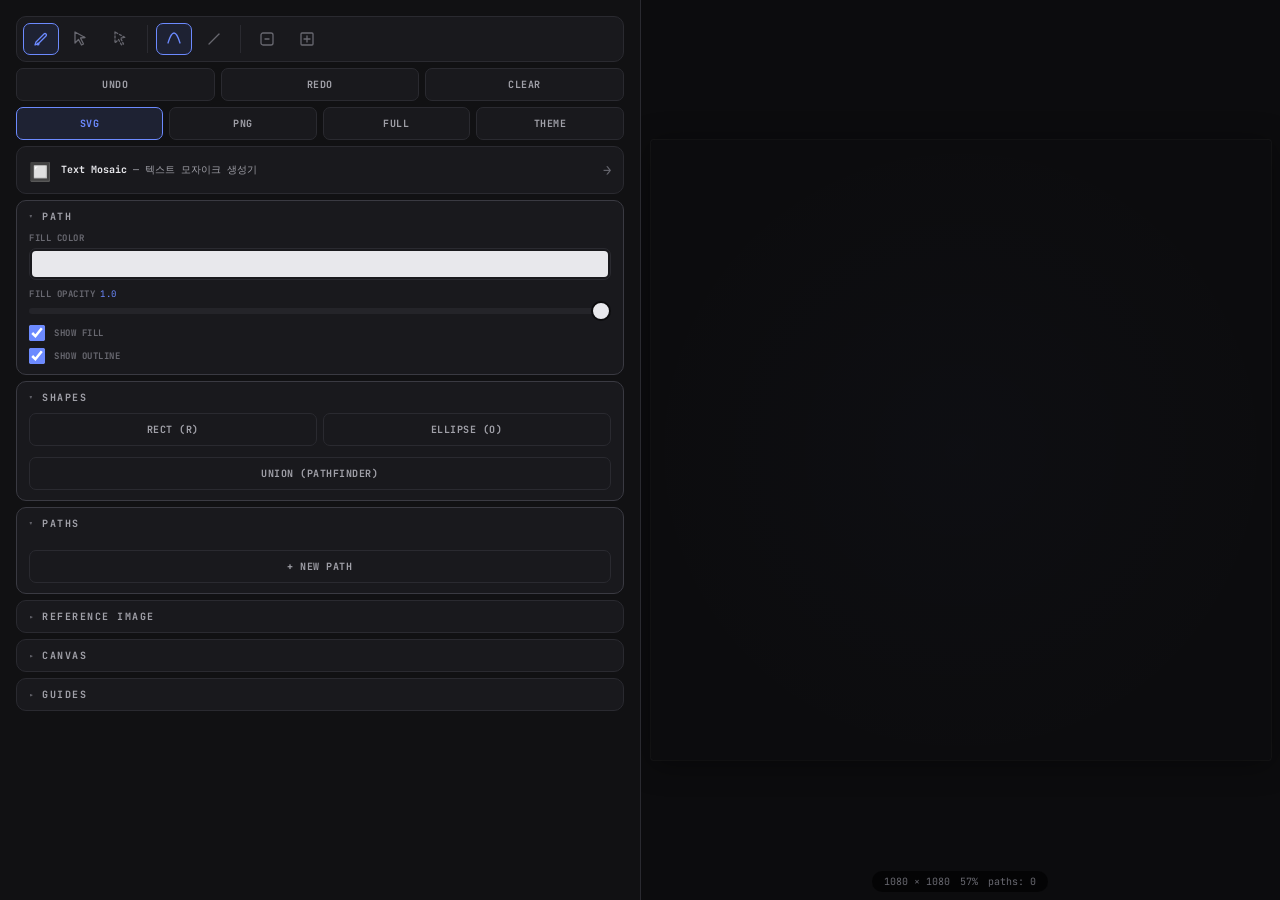
<file: lettering/index.html>
<!DOCTYPE html>
<html lang="ko">
<head>
    <meta charset="UTF-8">
    <meta name="viewport" content="width=device-width, initial-scale=1.0, maximum-scale=1.0, user-scalable=no">
    <title>Lettering Tool</title>
    <meta name="description" content="펜 툴 기반 레터링 도구 — 앵커 배치, 베지어 핸들 편집, SVG 내보내기">
    <meta name="theme-color" content="#111113">
    <link rel="icon" href="data:image/svg+xml,<svg xmlns='http://www.w3.org/2000/svg' viewBox='0 0 100 100'><text y='.9em' font-size='90'>✍</text></svg>">
    <link rel="preconnect" href="https://fonts.googleapis.com">
    <link rel="preconnect" href="https://fonts.gstatic.com" crossorigin>
    <link href="https://fonts.googleapis.com/css2?family=JetBrains+Mono:wght@400;700;800&family=Noto+Sans+KR:wght@400;500;700&display=swap" rel="stylesheet">
    <link rel="stylesheet" href="style.css">
</head>
<body>
    <div id="app">
        <div id="canvas-area">
            <canvas id="drawCanvas"></canvas>
            <div id="canvas-info">
                <span id="canvasInfoText">1080 × 1080</span>
                <span id="zoomLevel">100%</span>
                <span id="pathCount">paths: 0</span>
            </div>
        </div>

        <section id="controls">
            <div class="scroll-container">

                <!-- Tool Bar -->
                <div class="tool-bar">
                    <button class="tool-btn active" data-tool="pen" title="펜 (P) — 앵커 배치">
                        <svg width="16" height="16" viewBox="0 0 16 16" fill="none"><path d="M2 14L5 13L13 5C13.6 4.4 13.6 3.6 13 3L13 3C12.4 2.4 11.6 2.4 11 3L3 11L2 14Z" stroke="currentColor" stroke-width="1.3" stroke-linecap="round" stroke-linejoin="round"/><circle cx="5" cy="13" r="1.5" fill="currentColor"/></svg>
                    </button>
                    <button class="tool-btn" data-tool="select" title="선택 (V) — 패스 전체 이동">
                        <svg width="16" height="16" viewBox="0 0 16 16" fill="none"><path d="M2 1L2 12L5.5 8.5L8.5 14L10.5 13L7.5 7L12 6.5L2 1Z" stroke="currentColor" stroke-width="1.3" stroke-linecap="round" stroke-linejoin="round"/></svg>
                    </button>
                    <button class="tool-btn" data-tool="direct" title="직접 선택 (A) — 개별 앵커/핸들 편집">
                        <svg width="16" height="16" viewBox="0 0 16 16" fill="none"><path d="M2 1L2 12L5.5 8.5L8.5 14L10.5 13L7.5 7L12 6.5L2 1Z" fill="none" stroke="currentColor" stroke-width="1.3" stroke-linecap="round" stroke-linejoin="round" stroke-dasharray="2 2"/></svg>
                    </button>
                    <div class="tool-separator"></div>
                    <button class="tool-btn active" id="curveBtn" title="곡선 모드 (C)">
                        <svg width="16" height="16" viewBox="0 0 16 16" fill="none"><path d="M2 12C2 12 5 2 8 2C11 2 14 12 14 12" stroke="currentColor" stroke-width="1.3" stroke-linecap="round"/></svg>
                    </button>
                    <button class="tool-btn" id="lineBtn" title="직선 모드 (L)">
                        <svg width="16" height="16" viewBox="0 0 16 16" fill="none"><path d="M3 13L13 3" stroke="currentColor" stroke-width="1.3" stroke-linecap="round"/></svg>
                    </button>
                    <div class="tool-separator"></div>
                    <button class="tool-btn" id="closePathBtn" title="패스 닫기 (Enter)">
                        <svg width="16" height="16" viewBox="0 0 16 16" fill="none"><rect x="2" y="2" width="12" height="12" rx="2" stroke="currentColor" stroke-width="1.3"/><path d="M6 8H10" stroke="currentColor" stroke-width="1.3" stroke-linecap="round"/></svg>
                    </button>
                    <button class="tool-btn" id="fitBtn" title="화면 맞추기 (0)">
                        <svg width="16" height="16" viewBox="0 0 16 16" fill="none"><rect x="2" y="2" width="12" height="12" rx="1" stroke="currentColor" stroke-width="1.3"/><path d="M5 8H11M8 5V11" stroke="currentColor" stroke-width="1.3" stroke-linecap="round"/></svg>
                    </button>
                </div>

                <!-- Quick Actions -->
                <div class="quick-actions">
                    <button id="undoBtn" class="btn-action">UNDO</button>
                    <button id="redoBtn" class="btn-action">REDO</button>
                    <button id="clearBtn" class="btn-action danger">CLEAR</button>
                </div>

                <div class="quick-actions">
                    <button id="exportSvgBtn" class="btn-action primary">SVG</button>
                    <button id="exportPngBtn" class="btn-action">PNG</button>
                    <button id="fullscreenBtn" class="btn-action">FULL</button>
                    <button class="btn-action" onclick="_letteringToggleTheme()" title="테마 전환">THEME</button>
                </div>

                <a href="../" class="tool-nav-link">
                    <span class="tool-nav-icon">🔲</span>
                    <span class="tool-nav-text"><strong>Text Mosaic</strong> — 텍스트 모자이크 생성기</span>
                    <span class="tool-nav-arrow">→</span>
                </a>

                <!-- PATH PROPERTIES -->
                <details class="section-collapsible" open>
                    <summary class="section-toggle"><h2>PATH</h2></summary>
                    <div class="section-body">
                        <div class="field">
                            <label>FILL COLOR</label>
                            <div class="color-input-wrap">
                                <input type="color" id="fillColor" value="#e8e8ec">
                            </div>
                        </div>
                        <div class="field">
                            <label>FILL OPACITY <span class="val" id="fillOpacityVal">1.0</span></label>
                            <input type="range" id="fillOpacity" min="0" max="100" value="100">
                        </div>
                        <div class="field">
                            <label>
                                <input type="checkbox" id="showFill" checked> SHOW FILL
                            </label>
                        </div>
                        <div class="field">
                            <label>
                                <input type="checkbox" id="showStroke" checked> SHOW OUTLINE
                            </label>
                        </div>
                    </div>
                </details>

                <!-- SHAPES -->
                <details class="section-collapsible" open>
                    <summary class="section-toggle"><h2>SHAPES</h2></summary>
                    <div class="section-body">
                        <div class="quick-actions">
                            <button class="btn-action" onclick="_letteringAddRect()">RECT (R)</button>
                            <button class="btn-action" onclick="_letteringAddEllipse()">ELLIPSE (O)</button>
                        </div>
                        <button class="btn-action" onclick="_letteringUnion()" style="margin-top:4px">UNION (PATHFINDER)</button>
                    </div>
                </details>

                <!-- PATHS LIST -->
                <details class="section-collapsible" open>
                    <summary class="section-toggle"><h2>PATHS</h2></summary>
                    <div class="section-body">
                        <div id="pathList" class="path-list"></div>
                        <button id="newPathBtn" class="btn-action" style="margin-top:4px">+ NEW PATH</button>
                    </div>
                </details>

                <!-- REFERENCE IMAGE -->
                <details class="section-collapsible">
                    <summary class="section-toggle"><h2>REFERENCE IMAGE</h2></summary>
                    <div class="section-body">
                        <label for="refImageInput" class="btn-action upload-btn" tabindex="0" role="button">LOAD REFERENCE</label>
                        <input type="file" id="refImageInput" accept="image/*" style="display:none">
                        <div class="field">
                            <label>OPACITY <span class="val" id="refOpacityVal">0.30</span></label>
                            <input type="range" id="refOpacity" min="0" max="100" value="30">
                        </div>
                        <button id="removeRefBtn" class="btn-action danger">REMOVE</button>
                    </div>
                </details>

                <!-- CANVAS SETTINGS -->
                <details class="section-collapsible">
                    <summary class="section-toggle"><h2>CANVAS</h2></summary>
                    <div class="section-body">
                        <div class="preset-grid" style="margin-bottom:6px">
                            <button class="size-preset-btn" data-w="1080" data-h="1080">1080²</button>
                            <button class="size-preset-btn" data-w="1000" data-h="1000">1000²</button>
                            <button class="size-preset-btn" data-w="1080" data-h="1920">1080×1920</button>
                            <button class="size-preset-btn" data-w="2048" data-h="2048">2048²</button>
                        </div>
                        <div class="row-2">
                            <div class="field">
                                <label>WIDTH</label>
                                <input type="number" id="canvasW" value="1080" min="100" max="4096">
                            </div>
                            <div class="field">
                                <label>HEIGHT</label>
                                <input type="number" id="canvasH" value="1080" min="100" max="4096">
                            </div>
                        </div>
                        <div class="field">
                            <label>BG COLOR</label>
                            <div class="color-input-wrap">
                                <input type="color" id="bgColor" value="#0c0c0e">
                            </div>
                        </div>
                        <button id="resizeBtn" class="btn-action" style="margin-top:4px">APPLY SIZE</button>
                    </div>
                </details>

                <!-- GUIDES -->
                <details class="section-collapsible">
                    <summary class="section-toggle"><h2>GUIDES</h2></summary>
                    <div class="section-body">
                        <div class="field">
                            <label><input type="checkbox" id="showGrid"> GRID</label>
                        </div>
                        <div class="field">
                            <label>GRID SIZE <span class="val" id="gridSizeVal">50</span></label>
                            <input type="range" id="gridSize" min="10" max="200" value="50">
                        </div>
                        <div class="field">
                            <label><input type="checkbox" id="snapGrid"> SNAP TO GRID</label>
                        </div>
                    </div>
                </details>

            </div>
        </section>
    </div>

    <!-- Fullscreen overlay -->
    <div id="fullscreen-view" class="hidden">
        <canvas id="fullscreenCanvas"></canvas>
        <button id="closeFullscreen" class="close-btn" aria-label="닫기">
            <svg width="18" height="18" viewBox="0 0 18 18" fill="none"><path d="M1 1L17 17M17 1L1 17" stroke="currentColor" stroke-width="2" stroke-linecap="round"/></svg>
        </button>
    </div>

    <script src="sketch.js"></script>
</body>
</html>
</file>
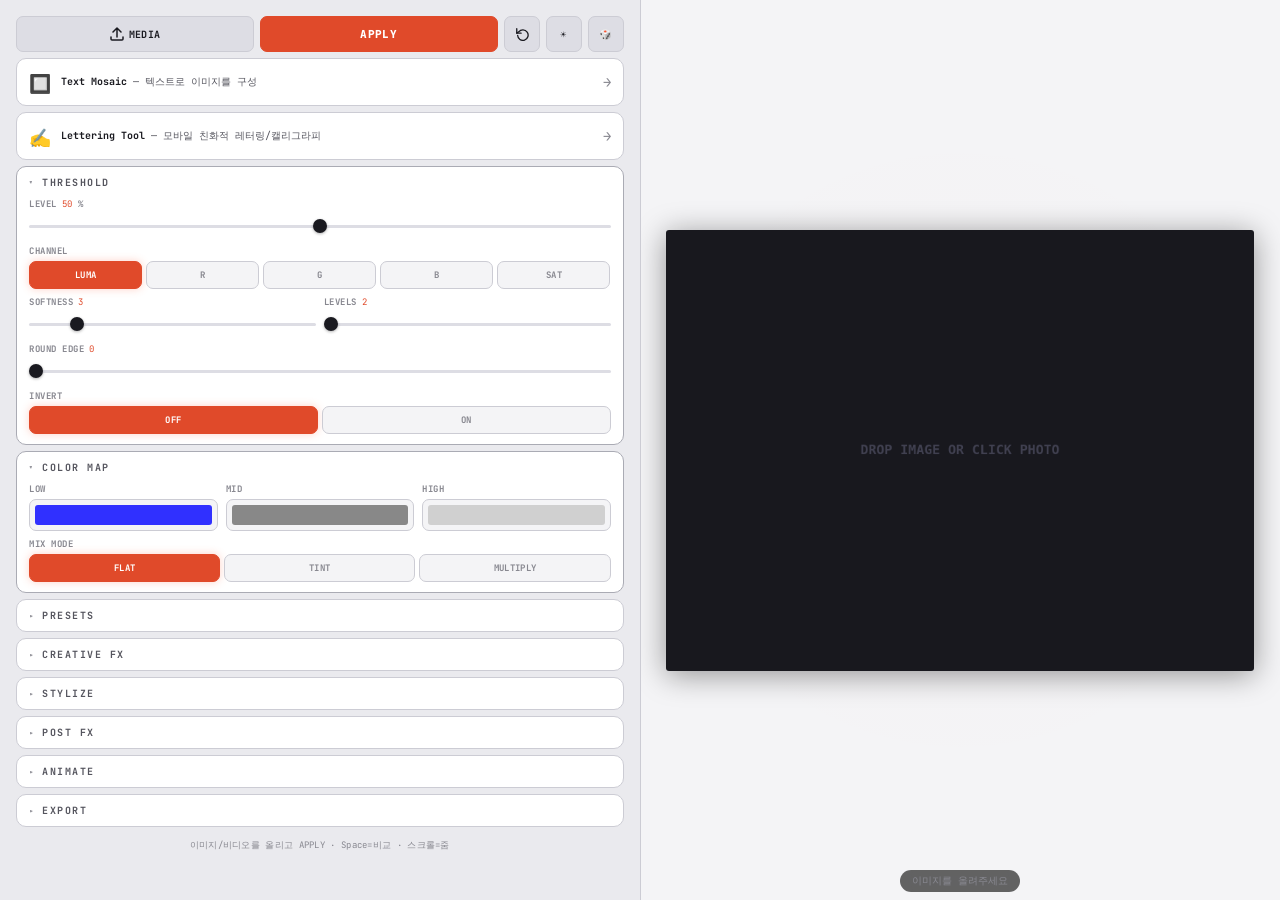
<file: warp/index.html>
<!DOCTYPE html>
<html lang="ko">
<head>
    <meta charset="UTF-8">
    <meta name="viewport" content="width=device-width, initial-scale=1.0, maximum-scale=1.0, user-scalable=no">
    <title>Image Distort</title>
    <meta name="description" content="이미지 색상 분리/포스터라이즈 도구 — Threshold, Duotone, Posterize, Grain">
    <meta name="theme-color" content="#0a0a0c">
    <link rel="icon" href="data:image/svg+xml,<svg xmlns='http://www.w3.org/2000/svg' viewBox='0 0 100 100'><text y='.9em' font-size='90'>🌀</text></svg>">
    <link rel="preconnect" href="https://fonts.googleapis.com">
    <link rel="preconnect" href="https://fonts.gstatic.com" crossorigin>
    <link href="https://fonts.googleapis.com/css2?family=JetBrains+Mono:wght@400;700;800&family=Noto+Sans+KR:wght@400;500;700&display=swap" rel="stylesheet">
    <link rel="stylesheet" href="style.css">
</head>
<body>
    <div id="app">
        <div id="canvas-area">
            <div id="canvas-container"></div>
            <div id="canvas-info">
                <span id="canvasInfoText">이미지를 올려주세요</span>
            </div>
        </div>

        <section id="controls">
            <div class="scroll-container">

                <!-- Quick Actions -->
                <div class="quick-actions">
                    <label for="imageInput" class="btn-action upload-btn" tabindex="0" role="button">
                        <svg width="14" height="14" viewBox="0 0 14 14" fill="none"><path d="M7 1V10M3 5L7 1L11 5" stroke="currentColor" stroke-width="1.5" stroke-linecap="round" stroke-linejoin="round"/><path d="M1 10V12C1 12.5523 1.44772 13 2 13H12C12.5523 13 13 12.5523 13 12V10" stroke="currentColor" stroke-width="1.5" stroke-linecap="round"/></svg>
                        MEDIA
                    </label>
                    <input type="file" id="imageInput" accept="image/png,image/jpeg,image/webp,image/gif,video/mp4,video/webm,video/quicktime,video/avi">
                    <button id="applyBtn" class="btn-action primary">APPLY</button>
                    <button id="resetViewBtn" class="btn-action" title="뷰 리셋" style="flex:0 0 36px; padding:8px 0">
                        <svg width="14" height="14" viewBox="0 0 16 16" fill="none"><path d="M2 2v5h5" stroke="currentColor" stroke-width="1.5" stroke-linecap="round" stroke-linejoin="round"/><path d="M3 9.5a6 6 0 1 0 1.3-4L2 7" stroke="currentColor" stroke-width="1.5" stroke-linecap="round" stroke-linejoin="round"/></svg>
                    </button>
                    <button id="themeToggle" class="btn-action" title="테마 전환" style="flex:0 0 36px; padding:8px 0">
                        <span id="themeIcon">☀</span>
                    </button>
                    <button id="randomizeBtn" class="btn-action" title="랜덤" style="flex:0 0 36px; padding:8px 0">
                        🎲
                    </button>
                </div>

                <!-- Video Controls (hidden until video loaded) -->
                <div id="videoControls" class="section-collapsible" style="display:none; padding:10px 12px;">
                    <div class="quick-actions" style="margin-bottom:6px">
                        <button id="videoPlayBtn" class="btn-action" style="flex:0 0 40px; font-size:14px; padding:8px 0">▶</button>
                        <div class="field" style="flex:1; margin:0">
                            <input type="range" id="videoSeek" min="0" max="100" value="0" step="0.1">
                        </div>
                    </div>
                    <div style="display:flex; align-items:center; justify-content:space-between">
                        <span id="videoTimeVal" style="font-family:var(--font-mono); font-size:9px; color:var(--text-3)">0:00 / 0:00</span>
                        <button id="exportVideoBtn" class="btn-action" style="flex:0; padding:6px 12px; font-size:9px">🎬 EXPORT VIDEO</button>
                    </div>
                </div>

                <a href="../" class="tool-nav-link">
                    <span class="tool-nav-icon">🔲</span>
                    <span class="tool-nav-text"><strong>Text Mosaic</strong> — 텍스트로 이미지를 구성</span>
                    <span class="tool-nav-arrow">→</span>
                </a>

                <a href="../lettering/" class="tool-nav-link">
                    <span class="tool-nav-icon">✍</span>
                    <span class="tool-nav-text"><strong>Lettering Tool</strong> — 모바일 친화적 레터링/캘리그라피</span>
                    <span class="tool-nav-arrow">→</span>
                </a>

                <!-- THRESHOLD -->
                <details class="section-collapsible" open>
                    <summary class="section-toggle"><h2>THRESHOLD</h2></summary>
                    <div class="section-body">
                        <div class="field">
                            <label for="threshold">LEVEL <span class="val" id="thresholdVal">50</span>%</label>
                            <input type="range" id="threshold" min="0" max="100" value="50">
                        </div>
                        <div class="field">
                            <label>CHANNEL</label>
                            <div class="toggle-group">
                                <button class="toggle-btn channel-btn active" data-channel="luma">LUMA</button>
                                <button class="toggle-btn channel-btn" data-channel="r">R</button>
                                <button class="toggle-btn channel-btn" data-channel="g">G</button>
                                <button class="toggle-btn channel-btn" data-channel="b">B</button>
                                <button class="toggle-btn channel-btn" data-channel="saturation">SAT</button>
                            </div>
                        </div>
                        <div class="row-2">
                            <div class="field">
                                <label for="preBlur">SOFTNESS <span class="val" id="preBlurVal">3</span></label>
                                <input type="range" id="preBlur" min="0" max="20" value="3">
                            </div>
                            <div class="field">
                                <label for="levels">LEVELS <span class="val" id="levelsVal">2</span></label>
                                <input type="range" id="levels" min="2" max="8" value="2">
                            </div>
                        </div>
                        <div class="field">
                            <label for="edgeSmooth">ROUND EDGE <span class="val" id="edgeSmoothVal">0</span></label>
                            <input type="range" id="edgeSmooth" min="0" max="20" value="0">
                        </div>
                        <div class="field">
                            <label>INVERT</label>
                            <div class="toggle-group">
                                <button class="toggle-btn invert-btn active" data-invert="false">OFF</button>
                                <button class="toggle-btn invert-btn" data-invert="true">ON</button>
                            </div>
                        </div>
                    </div>
                </details>

                <!-- COLOR MAP -->
                <details class="section-collapsible" open>
                    <summary class="section-toggle"><h2>COLOR MAP</h2></summary>
                    <div class="section-body">
                        <div class="row-3">
                            <div class="field">
                                <label for="colorLow">LOW</label>
                                <input type="color" id="colorLow" value="#3030ff">
                            </div>
                            <div class="field">
                                <label for="colorMid">MID</label>
                                <input type="color" id="colorMid" value="#888888">
                            </div>
                            <div class="field">
                                <label for="colorHigh">HIGH</label>
                                <input type="color" id="colorHigh" value="#d0d0d0">
                            </div>
                        </div>
                        <div class="field">
                            <label>MIX MODE</label>
                            <div class="toggle-group">
                                <button class="toggle-btn mix-btn active" data-mix="flat">FLAT</button>
                                <button class="toggle-btn mix-btn" data-mix="tint">TINT</button>
                                <button class="toggle-btn mix-btn" data-mix="multiply">MULTIPLY</button>
                            </div>
                        </div>
                    </div>
                </details>

                <!-- PRESETS -->
                <details class="section-collapsible">
                    <summary class="section-toggle"><h2>PRESETS</h2></summary>
                    <div class="section-body">
                        <div class="toggle-group">
                            <button class="toggle-btn preset-btn" data-preset="blueprint">BLUEPRINT</button>
                            <button class="toggle-btn preset-btn" data-preset="noir">NOIR</button>
                            <button class="toggle-btn preset-btn" data-preset="thermal">THERMAL</button>
                            <button class="toggle-btn preset-btn" data-preset="pop-art">POP ART</button>
                        </div>
                        <div class="toggle-group">
                            <button class="toggle-btn preset-btn" data-preset="xray">X-RAY</button>
                            <button class="toggle-btn preset-btn" data-preset="solarize">SOLARIZE</button>
                            <button class="toggle-btn preset-btn" data-preset="duotone-warm">DUOTONE</button>
                            <button class="toggle-btn preset-btn" data-preset="retro-screen">RETRO</button>
                        </div>
                    </div>
                </details>

                <!-- CREATIVE FX -->
                <details class="section-collapsible">
                    <summary class="section-toggle"><h2>CREATIVE FX</h2></summary>
                    <div class="section-body">
                        <div class="row-2">
                            <div class="field">
                                <label for="halftone">HALFTONE <span class="val" id="halftoneVal">0</span></label>
                                <input type="range" id="halftone" min="0" max="20" value="0">
                            </div>
                            <div class="field">
                                <label for="halftoneAngle">ANGLE <span class="val" id="halftoneAngleVal">0</span>°</label>
                                <input type="range" id="halftoneAngle" min="0" max="90" value="0">
                            </div>
                        </div>
                        <div class="row-2">
                            <div class="field">
                                <label for="scanline">SCANLINE <span class="val" id="scanlineVal">0</span>%</label>
                                <input type="range" id="scanline" min="0" max="100" value="0">
                            </div>
                            <div class="field">
                                <label for="scanlineGap">LINE GAP <span class="val" id="scanlineGapVal">3</span></label>
                                <input type="range" id="scanlineGap" min="2" max="10" value="3">
                            </div>
                        </div>
                        <div class="field">
                            <label for="chromatic">RGB SPLIT <span class="val" id="chromaticVal">0</span>px</label>
                            <input type="range" id="chromatic" min="0" max="30" value="0">
                        </div>
                        <div class="field">
                            <label>DITHER</label>
                            <div class="toggle-group">
                                <button class="toggle-btn dither-btn active" data-dither="none">OFF</button>
                                <button class="toggle-btn dither-btn" data-dither="ordered">ORDERED</button>
                                <button class="toggle-btn dither-btn" data-dither="atkinson">ATKINSON</button>
                            </div>
                        </div>
                    </div>
                </details>

                <!-- STYLIZE -->
                <details class="section-collapsible">
                    <summary class="section-toggle"><h2>STYLIZE</h2></summary>
                    <div class="section-body">
                        <div class="row-2">
                            <div class="field">
                                <label for="edgeDetect">CONTOUR <span class="val" id="edgeDetectVal">0</span>%</label>
                                <input type="range" id="edgeDetect" min="0" max="100" value="0">
                            </div>
                            <div class="field">
                                <label for="edgeColor">OUTLINE</label>
                                <input type="color" id="edgeColor" value="#00ffaa">
                            </div>
                        </div>
                        <div class="row-2">
                            <div class="field">
                                <label for="emboss">EMBOSS <span class="val" id="embossVal">0</span>%</label>
                                <input type="range" id="emboss" min="0" max="100" value="0">
                            </div>
                            <div class="field">
                                <label for="pixelate">PIXELATE <span class="val" id="pixelateVal">0</span></label>
                                <input type="range" id="pixelate" min="0" max="40" value="0">
                            </div>
                        </div>
                        <div class="field">
                            <label for="vignette">VIGNETTE <span class="val" id="vignetteVal">0</span>%</label>
                            <input type="range" id="vignette" min="0" max="100" value="0">
                        </div>
                        <div class="field">
                            <label>INVERT</label>
                            <div class="toggle-group">
                                <button class="toggle-btn cinvert-btn active" data-cinvert="none">OFF</button>
                                <button class="toggle-btn cinvert-btn" data-cinvert="full">ALL</button>
                                <button class="toggle-btn cinvert-btn" data-cinvert="r">R</button>
                                <button class="toggle-btn cinvert-btn" data-cinvert="g">G</button>
                                <button class="toggle-btn cinvert-btn" data-cinvert="b">B</button>
                            </div>
                        </div>
                    </div>
                </details>

                <!-- POST FX -->
                <details class="section-collapsible">
                    <summary class="section-toggle"><h2>POST FX</h2></summary>
                    <div class="section-body">
                        <div class="row-2">
                            <div class="field">
                                <label for="brightness">BRIGHT <span class="val" id="brightnessVal">0</span></label>
                                <input type="range" id="brightness" min="-100" max="100" value="0">
                            </div>
                            <div class="field">
                                <label for="contrast">CONTRAST <span class="val" id="contrastVal">0</span></label>
                                <input type="range" id="contrast" min="-100" max="100" value="0">
                            </div>
                        </div>
                        <div class="row-2">
                            <div class="field">
                                <label for="saturation">SATURATE <span class="val" id="saturationVal">30</span></label>
                                <input type="range" id="saturation" min="-100" max="100" value="30">
                            </div>
                            <div class="field">
                                <label for="grain">GRAIN <span class="val" id="grainVal">5</span>%</label>
                                <input type="range" id="grain" min="0" max="100" value="5">
                            </div>
                        </div>
                        <div class="row-2">
                            <div class="field">
                                <label for="edgeGlow">BLOOM <span class="val" id="edgeGlowVal">15</span>%</label>
                                <input type="range" id="edgeGlow" min="0" max="100" value="15">
                            </div>
                            <div class="field">
                                <label for="bloomRadius">BLOOM SIZE <span class="val" id="bloomRadiusVal">8</span></label>
                                <input type="range" id="bloomRadius" min="1" max="30" value="8">
                            </div>
                        </div>
                        <div class="field">
                            <label for="edgeNoise">EDGE NOISE <span class="val" id="edgeNoiseVal">20</span>%</label>
                            <input type="range" id="edgeNoise" min="0" max="100" value="20">
                        </div>
                    </div>
                </details>

                <!-- ANIMATE -->
                <details class="section-collapsible">
                    <summary class="section-toggle"><h2>ANIMATE</h2></summary>
                    <div class="section-body">
                        <div class="toggle-group">
                            <button class="toggle-btn anim-btn active" data-anim="none">OFF</button>
                            <button class="toggle-btn anim-btn" data-anim="breathe">BREATHE</button>
                            <button class="toggle-btn anim-btn" data-anim="evolve">EVOLVE</button>
                            <button class="toggle-btn anim-btn" data-anim="glitch">GLITCH</button>
                        </div>
                        <div class="field">
                            <label for="animSpeed">SPEED <span class="val" id="animSpeedVal">1.0</span>x</label>
                            <input type="range" id="animSpeed" min="0.1" max="5" value="1" step="0.1">
                        </div>
                    </div>
                </details>

                <!-- EXPORT -->
                <details class="section-collapsible">
                    <summary class="section-toggle"><h2>EXPORT</h2></summary>
                    <div class="section-body">
                        <div class="field">
                            <label>RESOLUTION</label>
                            <div id="exportInfo" class="export-info">이미지를 먼저 올려주세요</div>
                        </div>
                        <div class="field">
                            <label>SCALE</label>
                            <div class="toggle-group">
                                <button class="toggle-btn scale-btn active" data-scale="1">1x</button>
                                <button class="toggle-btn scale-btn" data-scale="2">2x</button>
                                <button class="toggle-btn scale-btn" data-scale="4">4x</button>
                            </div>
                        </div>
                        <div class="row-2">
                            <button id="savePngBtn" class="btn-action">PNG</button>
                            <button id="clipboardBtn" class="btn-action">📋 COPY</button>
                        </div>
                        <div class="row-2">
                            <button id="saveWebmBtn" class="btn-action">🎬 WEBM</button>
                            <button id="saveTransBtn" class="btn-action">TRANSPARENT</button>
                        </div>
                    </div>
                </details>

                <p id="status" class="status-msg" role="status">이미지/비디오를 올리고 APPLY · Space=비교 · 스크롤=줌</p>
                <div class="safe-bottom"></div>
            </div>
        </section>
    </div>

    <script src="sketch.js"></script>
</body>
</html>
</file>
<file: lettering/style.css>
/* ─── Reset ─── */
*, *::before, *::after {
    box-sizing: border-box;
    margin: 0;
    padding: 0;
    -webkit-tap-highlight-color: transparent;
}

:root {
    --bg-0: #0c0c0e;
    --bg-1: #111113;
    --bg-2: #19191d;
    --bg-3: #242429;
    --border: #2a2a30;
    --border-hover: #3a3a42;
    --text-1: #e8e8ec;
    --text-2: #a0a0a8;
    --text-3: #686870;
    --accent: #6c8aff;
    --accent-dim: #1e2233;
    --danger: #ff4455;
    --success: #44cc88;
    --radius: 10px;
    --radius-sm: 7px;
    --font-mono: 'JetBrains Mono', monospace;
    --font-sans: 'Noto Sans KR', -apple-system, BlinkMacSystemFont, sans-serif;
    --tr: 0.18s ease;
    --panel-w: 360px;
}

body, html {
    height: 100dvh;
    background: var(--bg-0);
    color: var(--text-1);
    font-family: var(--font-sans);
    font-size: 13px;
    overflow: hidden;
    -webkit-font-smoothing: antialiased;
}

/* ═══════════════════════════════════
   APP LAYOUT — Mobile First
   ═══════════════════════════════════ */
#app {
    height: 100dvh;
    display: flex;
    flex-direction: column;
    overflow: hidden;
}

/* ─── Canvas Area ───
   touch-action:none ONLY here so drawing works.
   The controls panel keeps default touch-action for scrolling. */
#canvas-area {
    flex: 1 1 0;
    min-height: 0;
    background: var(--bg-0);
    display: flex;
    align-items: center;
    justify-content: center;
    position: relative;
    overflow: hidden;
    touch-action: none;          /* ← drawing surface: no browser gestures */
    cursor: crosshair;
}

#canvas-area.eraser-mode { cursor: none; }
#canvas-area.select-mode { cursor: default; }
#canvas-area.panning { cursor: grab; }
#canvas-area.panning:active { cursor: grabbing; }

#drawCanvas {
    display: block;
    border-radius: 2px;
    position: absolute;
    transform-origin: 0 0;
}

/* ─── Brush Cursor ─── */
#brushCursor {
    position: absolute;
    border: 1.5px solid rgba(108,138,255,0.6);
    border-radius: 50%;
    pointer-events: none;
    z-index: 10;
    display: none;
    transform: translate(-50%, -50%);
    transition: width 0.08s, height 0.08s;
}
#canvas-area:hover #brushCursor { display: block; }
#canvas-area.select-mode #brushCursor { display: none; }

#canvas-info {
    position: absolute;
    bottom: 8px;
    left: 50%;
    transform: translateX(-50%);
    font-family: var(--font-mono);
    font-size: 10px;
    color: var(--text-3);
    background: rgba(0,0,0,0.6);
    backdrop-filter: blur(6px);
    -webkit-backdrop-filter: blur(6px);
    padding: 4px 12px;
    border-radius: 12px;
    display: flex;
    gap: 10px;
    pointer-events: none;
    white-space: nowrap;
    z-index: 5;
}

/* ─── Fullscreen View ─── */
#fullscreen-view {
    position: fixed;
    inset: 0;
    z-index: 9999;
    background: var(--bg-0);
    display: flex;
    align-items: center;
    justify-content: center;
}
#fullscreen-view.hidden { display: none; }
#fullscreenCanvas { max-width: 100%; max-height: 100%; object-fit: contain; }
.close-btn {
    position: absolute; top: 16px; right: 16px;
    width: 40px; height: 40px;
    background: rgba(0,0,0,0.6); border: 1px solid var(--border);
    color: var(--text-1); border-radius: 50%; cursor: pointer;
    display: grid; place-items: center; backdrop-filter: blur(6px);
}

/* ─── Controls Panel ───
   touch-action:auto so scrolling works on mobile! */
#controls {
    flex: 1 1 0;
    min-height: 0;
    overflow: hidden;
    background: var(--bg-1);
    display: flex;
    flex-direction: column;
    border-top: 1px solid var(--border);
    z-index: 100;
    touch-action: auto;          /* ← allow normal scroll/touch in controls */
}

.scroll-container {
    flex: 1 1 0;
    min-height: 0;
    overflow-y: auto;
    overflow-x: hidden;
    padding: 10px;
    display: flex;
    flex-direction: column;
    gap: 6px;
    scrollbar-width: thin;
    scrollbar-color: var(--bg-3) transparent;
    -webkit-overflow-scrolling: touch;
    overscroll-behavior: contain;    /* prevent pull-to-refresh */
}

.scroll-container::-webkit-scrollbar { width: 4px; }
.scroll-container::-webkit-scrollbar-track { background: transparent; }
.scroll-container::-webkit-scrollbar-thumb { background: var(--bg-3); border-radius: 2px; }

/* ─── Quick Actions ─── */
.quick-actions {
    display: flex;
    gap: 6px;
    flex-shrink: 0;
}

.btn-action {
    flex: 1;
    display: flex;
    align-items: center;
    justify-content: center;
    gap: 5px;
    padding: 9px 10px;
    background: var(--bg-2);
    border: 1px solid var(--border);
    color: var(--text-2);
    font-family: var(--font-mono);
    font-size: 10px;
    font-weight: 700;
    letter-spacing: 0.5px;
    border-radius: var(--radius-sm);
    cursor: pointer;
    transition: all var(--tr);
    white-space: nowrap;
}

.btn-action:hover { color: var(--text-1); border-color: var(--border-hover); }
.btn-action:active { transform: scale(0.97); }
.btn-action.primary { background: var(--accent-dim); color: var(--accent); border-color: var(--accent); }
.btn-action.primary:hover { background: var(--accent); color: var(--bg-0); }
.btn-action.danger:hover { color: var(--danger); border-color: var(--danger); }

/* ─── Tool Bar ─── */
.tool-bar {
    display: flex;
    gap: 4px;
    padding: 6px;
    background: var(--bg-2);
    border: 1px solid var(--border);
    border-radius: var(--radius);
    flex-shrink: 0;
}

.tool-btn {
    width: 36px; height: 32px;
    background: none;
    border: 1px solid transparent;
    color: var(--text-3);
    border-radius: var(--radius-sm);
    cursor: pointer;
    display: grid; place-items: center;
    transition: all var(--tr);
    padding: 0;
}
.tool-btn:hover { color: var(--text-1); background: var(--bg-3); }
.tool-btn.active { color: var(--accent); border-color: var(--accent); background: var(--accent-dim); }

.tool-separator {
    width: 1px; background: var(--border);
    margin: 2px 4px; flex-shrink: 0;
}

/* ─── Tool Navigation ─── */
.tool-nav-link {
    display: flex; align-items: center; gap: 10px;
    padding: 10px 12px; background: var(--bg-2);
    border: 1px solid var(--border); border-radius: var(--radius);
    text-decoration: none; color: var(--text-1);
    transition: all var(--tr); flex-shrink: 0;
}
.tool-nav-link:hover { border-color: var(--accent); background: var(--accent-dim); }
.tool-nav-icon { font-size: 18px; flex-shrink: 0; }
.tool-nav-text { flex: 1; font-family: var(--font-mono); font-size: 10px; color: var(--text-2); line-height: 1.4; }
.tool-nav-text strong { color: var(--text-1); font-weight: 700; }
.tool-nav-arrow { font-family: var(--font-mono); font-size: 14px; color: var(--text-3); flex-shrink: 0; }

/* ─── Collapsible Sections ─── */
.section-collapsible {
    background: var(--bg-2); border: 1px solid var(--border);
    border-radius: var(--radius); flex-shrink: 0;
}
.section-collapsible[open] { border-color: var(--border-hover); }

.section-toggle {
    display: flex; align-items: center; padding: 9px 12px;
    cursor: pointer; user-select: none; list-style: none; gap: 8px;
}
.section-toggle::-webkit-details-marker { display: none; }
.section-toggle::marker { content: ''; }
.section-toggle h2 {
    font-family: var(--font-mono); font-size: 10px; font-weight: 700;
    letter-spacing: 1.5px; color: var(--text-2); flex: 1;
}
.section-toggle::before {
    content: '\25B8'; font-size: 9px; color: var(--text-3);
    transition: transform var(--tr); flex-shrink: 0;
}
.section-collapsible[open] > .section-toggle::before { transform: rotate(90deg); }

.section-body {
    padding: 0 12px 10px; display: flex;
    flex-direction: column; gap: 7px;
}

/* ─── Hint text ─── */
.hint-text {
    font-size: 11px; color: var(--text-3); line-height: 1.5;
}

/* ─── Form Fields ─── */
.field {
    display: flex; flex-direction: column; gap: 4px;
    flex: 1; min-width: 0;
}
.field label {
    font-family: var(--font-mono); font-size: 9px; color: var(--text-3);
    font-weight: 700; letter-spacing: 0.5px;
    display: flex; align-items: center; gap: 5px;
}
.field label .val { color: var(--accent); font-weight: 400; }
.row-2 { display: flex; gap: 8px; align-items: flex-end; }

input[type="text"],
input[type="number"],
select {
    background: var(--bg-0); border: 1px solid var(--border);
    color: var(--text-1); padding: 8px 10px;
    border-radius: var(--radius-sm); font-size: 12px;
    font-family: var(--font-sans); width: 100%; min-width: 0;
    outline: none; transition: border-color var(--tr);
}
input:focus { border-color: var(--accent); }

/* ─── Range Slider (larger touch target) ─── */
input[type="range"] {
    -webkit-appearance: none; appearance: none;
    width: 100%; height: 6px;
    background: var(--bg-3); border-radius: 3px;
    outline: none; cursor: pointer;
    margin: 4px 0;
}
input[type="range"]::-webkit-slider-thumb {
    -webkit-appearance: none;
    width: 20px; height: 20px;
    background: var(--text-1); border-radius: 50%;
    border: 2px solid var(--bg-0); cursor: pointer;
}
input[type="range"]::-webkit-slider-thumb:hover { background: var(--accent); }
input[type="range"]::-moz-range-thumb {
    width: 20px; height: 20px;
    background: var(--text-1); border-radius: 50%;
    border: 2px solid var(--bg-0); cursor: pointer;
}

/* ─── Color Input ─── */
.color-input-wrap { position: relative; }
input[type="color"] {
    -webkit-appearance: none; appearance: none;
    width: 100%; height: 32px; background: none;
    border: 1px solid var(--border); border-radius: var(--radius-sm);
    cursor: pointer; padding: 2px;
}
input[type="color"]::-webkit-color-swatch-wrapper { padding: 0; }
input[type="color"]::-webkit-color-swatch { border: none; border-radius: 4px; }

/* ─── Checkbox ─── */
input[type="checkbox"] {
    accent-color: var(--accent); margin-right: 4px;
    cursor: pointer; width: 16px; height: 16px;
}

/* ─── Color Palette ─── */
.color-palette { display: flex; gap: 4px; flex-wrap: wrap; min-height: 24px; }
.color-swatch {
    width: 26px; height: 26px; border-radius: 4px;
    border: 2px solid transparent; cursor: pointer;
    transition: all var(--tr); padding: 0;
}
.color-swatch:hover { border-color: var(--text-2); transform: scale(1.1); }
.color-swatch.active { border-color: var(--accent); }

/* ─── Presets ─── */
.preset-grid { display: grid; grid-template-columns: 1fr 1fr; gap: 6px; }
.preset-btn, .size-preset-btn {
    padding: 8px 10px; background: var(--bg-3);
    border: 1px solid var(--border); color: var(--text-2);
    font-family: var(--font-mono); font-size: 10px; font-weight: 700;
    border-radius: var(--radius-sm); cursor: pointer;
    transition: all var(--tr);
}
.preset-btn:hover, .size-preset-btn:hover { color: var(--text-1); border-color: var(--border-hover); }
.preset-btn:active, .size-preset-btn:active { transform: scale(0.97); }
.preset-btn.active { border-color: var(--accent); color: var(--accent); background: var(--accent-dim); }

/* ─── Path List ─── */
.path-list {
    display: flex; flex-direction: column; gap: 3px;
    max-height: 180px; overflow-y: auto;
}
.path-item {
    display: flex; align-items: center; gap: 7px;
    padding: 7px 9px; background: var(--bg-3);
    border: 1px solid transparent; border-radius: var(--radius-sm);
    cursor: pointer; transition: all var(--tr); user-select: none;
}
.path-item:hover { border-color: var(--border-hover); }
.path-item.active { border-color: var(--accent); background: var(--accent-dim); }
.path-color {
    width: 10px; height: 10px; border-radius: 50%; flex-shrink: 0;
}
.path-name {
    flex: 1; font-family: var(--font-mono); font-size: 10px;
    color: var(--text-1); overflow: hidden; text-overflow: ellipsis; white-space: nowrap;
}
.path-del-btn {
    width: 22px; height: 22px; background: none;
    border: 1px solid var(--border); color: var(--text-3);
    border-radius: 4px; cursor: pointer; font-size: 14px;
    display: grid; place-items: center; padding: 0;
    transition: all var(--tr);
}
.path-del-btn:hover { color: var(--danger); border-color: var(--danger); }

/* ═══════════════════════════════════
   DESKTOP LAYOUT
   ═══════════════════════════════════ */
@media (min-width: 768px) {
    #app { flex-direction: row; }
    #controls {
        order: -1; width: var(--panel-w); min-width: var(--panel-w);
        max-height: 100dvh; height: 100dvh;
        border-top: none; border-right: 1px solid var(--border);
    }
    #canvas-area {
        flex: 1; height: 100dvh; max-height: 100dvh; min-height: unset;
        background-image: radial-gradient(circle at 50% 50%, rgba(108,138,255,0.02) 0%, transparent 60%);
    }
    #drawCanvas {
        box-shadow: 0 4px 30px rgba(0,0,0,0.4), 0 0 0 1px rgba(255,255,255,0.04);
        border-radius: 3px;
    }
    .scroll-container { padding: 16px; }
}

/* ═══════════════════════════════════
   MOBILE LAYOUT
   ═══════════════════════════════════ */
@media (max-width: 767px) {
    #canvas-area {
        flex: 0 0 40dvh;
        min-height: 120px;
        max-height: 45dvh;
    }
    #controls {
        flex: 1 1 0;
        min-height: 0;
        max-height: none;
    }
    input[type="number"] { font-size: 16px; }
    .tool-btn { width: 40px; height: 38px; }

    /* bigger touch targets on mobile */
    .btn-action { padding: 11px 10px; font-size: 10px; }
    input[type="range"]::-webkit-slider-thumb { width: 24px; height: 24px; }
    input[type="range"]::-moz-range-thumb { width: 24px; height: 24px; }
    .color-swatch { width: 30px; height: 30px; }
    input[type="checkbox"] { width: 20px; height: 20px; }
}
</file>
<file: warp/style.css>
/* --- Reset --- */
*, *::before, *::after {
    box-sizing: border-box;
    margin: 0;
    padding: 0;
    -webkit-tap-highlight-color: transparent;
}

:root {
    --bg-0: #0a0a0c;
    --bg-1: #101014;
    --bg-2: #18181e;
    --bg-3: #222230;
    --border: #2a2a34;
    --border-hover: #3a3a48;
    --text-1: #e8e8f0;
    --text-2: #9898a8;
    --text-3: #606070;
    --accent: #ff6b4a;
    --accent-dim: #2a1810;
    --accent-hover: #ff8a6a;
    --danger: #ff4455;
    --success: #44cc88;
    --radius: 10px;
    --radius-sm: 7px;
    --font-mono: 'JetBrains Mono', monospace;
    --font-sans: 'Noto Sans KR', -apple-system, BlinkMacSystemFont, sans-serif;
    --tr: 0.18s ease;
    --panel-w: 360px;
}

body, html {
    height: 100dvh;
    background: var(--bg-0);
    color: var(--text-1);
    font-family: var(--font-sans);
    font-size: 13px;
    overflow: hidden;
    -webkit-font-smoothing: antialiased;
}

#app { height: 100dvh; display: flex; flex-direction: column; overflow: hidden; }

#canvas-area {
    flex: 0 0 35dvh; min-height: 150px; max-height: 45dvh;
    background: var(--bg-0); display: flex; align-items: center; justify-content: center;
    position: relative; overflow: hidden;
}

#canvas-container { width: 100%; height: 100%; display: flex; align-items: center; justify-content: center; overflow: hidden; }
#canvas-container canvas { display: block; border-radius: 2px; }

#canvas-area.drag-over { outline: 2px dashed var(--accent); outline-offset: -4px; background: rgba(255,107,74,0.04); }

.export-info { font-family: var(--font-mono); font-size: 11px; color: var(--text-2); padding: 6px 0; }

#canvas-info {
    position: absolute; bottom: 8px; left: 50%; transform: translateX(-50%);
    font-family: var(--font-mono); font-size: 10px; color: var(--text-3);
    background: rgba(0,0,0,0.6); backdrop-filter: blur(6px);
    padding: 4px 12px; border-radius: 12px; pointer-events: none; white-space: nowrap;
}

#controls {
    flex: 1 1 0; min-height: 0; overflow: hidden; background: var(--bg-1);
    display: flex; flex-direction: column; border-top: 1px solid var(--border); z-index: 100;
}

.scroll-container {
    flex: 1 1 0; min-height: 0; overflow-y: auto; overflow-x: hidden;
    padding: 14px; display: flex; flex-direction: column; gap: 6px;
    scrollbar-width: thin; scrollbar-color: var(--bg-3) transparent;
    -webkit-overflow-scrolling: touch;
}
.scroll-container::-webkit-scrollbar { width: 4px; }
.scroll-container::-webkit-scrollbar-track { background: transparent; }
.scroll-container::-webkit-scrollbar-thumb { background: var(--bg-3); border-radius: 2px; }

.quick-actions { display: flex; gap: 6px; flex-shrink: 0; }

.section-collapsible { background: var(--bg-2); border: 1px solid var(--border); border-radius: var(--radius); flex-shrink: 0; }
.section-collapsible[open] { border-color: var(--border-hover); }

.section-toggle { display: flex; align-items: center; padding: 9px 12px; cursor: pointer; user-select: none; list-style: none; gap: 8px; }
.section-toggle::-webkit-details-marker { display: none; }
.section-toggle::marker { content: ''; }
.section-toggle h2 { font-family: var(--font-mono); font-size: 10px; font-weight: 700; letter-spacing: 1.5px; color: var(--text-2); flex: 1; }
.section-toggle::before { content: '\25B8'; font-size: 9px; color: var(--text-3); transition: transform var(--tr); flex-shrink: 0; }
.section-collapsible[open] > .section-toggle::before { transform: rotate(90deg); }

.section-body { padding: 0 12px 10px; display: flex; flex-direction: column; gap: 7px; }

.field { display: flex; flex-direction: column; gap: 4px; flex: 1; min-width: 0; }
.field label { font-family: var(--font-mono); font-size: 9px; color: var(--text-3); font-weight: 700; letter-spacing: 0.5px; display: flex; align-items: center; gap: 5px; }
.field label .val { color: var(--accent); font-weight: 400; }

.row-2 { display: flex; gap: 8px; align-items: flex-end; }
.row-3 { display: flex; gap: 8px; align-items: flex-end; }

input[type="text"], input[type="number"], textarea, select {
    background: var(--bg-0); border: 1px solid var(--border); color: var(--text-1);
    padding: 8px 10px; border-radius: var(--radius-sm); font-size: 12px;
    font-family: var(--font-sans); width: 100%; min-width: 0; outline: none;
    transition: border-color var(--tr);
}
input:focus, textarea:focus, select:focus { border-color: var(--accent); }

select {
    cursor: pointer; -webkit-appearance: none; appearance: none;
    background-image: url("data:image/svg+xml,%3Csvg width='10' height='6' viewBox='0 0 10 6' fill='none' xmlns='http://www.w3.org/2000/svg'%3E%3Cpath d='M1 1L5 5L9 1' stroke='%2360607a' stroke-width='1.5' stroke-linecap='round'/%3E%3C/svg%3E");
    background-repeat: no-repeat; background-position: right 10px center; padding-right: 28px;
}
textarea { resize: vertical; min-height: 40px; line-height: 1.4; }

input[type="range"] { width: 100%; height: 24px; background: transparent; outline: none; -webkit-appearance: none; padding: 0; }
input[type="range"]::-webkit-slider-runnable-track { height: 3px; background: var(--bg-3); border-radius: 2px; }
input[type="range"]::-webkit-slider-thumb { -webkit-appearance: none; width: 14px; height: 14px; background: var(--text-1); border-radius: 50%; cursor: pointer; margin-top: -5.5px; box-shadow: 0 1px 3px rgba(0,0,0,0.3); }
input[type="range"]::-moz-range-track { height: 3px; background: var(--bg-3); border-radius: 2px; border: none; }
input[type="range"]::-moz-range-thumb { width: 14px; height: 14px; background: var(--text-1); border-radius: 50%; cursor: pointer; border: none; }

.toggle-group { display: flex; gap: 4px; }
.toggle-btn {
    flex: 1; padding: 7px 4px; font-family: var(--font-mono); font-size: 9px; font-weight: 700;
    letter-spacing: 0.3px; background: var(--bg-0); border: 1px solid var(--border);
    color: var(--text-3); border-radius: var(--radius-sm); cursor: pointer;
    transition: all var(--tr); text-align: center;
}
.toggle-btn:hover { border-color: var(--border-hover); color: var(--text-2); }
.toggle-btn.active { background: var(--accent); color: #fff; border-color: var(--accent); box-shadow: 0 0 8px rgba(255,107,74,0.3); }

input[type="color"] { height: 32px; padding: 3px; background: var(--bg-0); border: 1px solid var(--border); border-radius: var(--radius-sm); cursor: pointer; width: 100%; }
input[type="color"]::-webkit-color-swatch-wrapper { padding: 2px; }
input[type="color"]::-webkit-color-swatch { border: none; border-radius: 3px; }

.btn-action {
    flex: 1; background: var(--bg-3); border: 1px solid var(--border); color: var(--text-1);
    padding: 10px 8px; text-align: center; border-radius: var(--radius-sm);
    font-family: var(--font-mono); font-size: 10px; font-weight: 700; letter-spacing: 0.3px;
    cursor: pointer; display: flex; align-items: center; justify-content: center; gap: 5px;
    transition: all var(--tr);
}
.btn-action:hover { background: var(--border-hover); }
.btn-action:active { transform: scale(0.98); }
.btn-action.primary { background: var(--accent); color: #fff; border-color: var(--accent); font-weight: 800; font-size: 11px; }
.btn-action.primary:hover { background: var(--accent-hover); }

.btn-sm { flex: 0 0 50px; background: var(--bg-3); border: 1px solid var(--border); color: var(--text-1); padding: 8px 6px; text-align: center; border-radius: var(--radius-sm); font-family: var(--font-mono); font-size: 10px; font-weight: 700; cursor: pointer; transition: all var(--tr); }
.btn-sm:hover { border-color: var(--border-hover); }

.upload-btn { text-decoration: none; }
input[type="file"] { display: none; }

.tool-nav-link { display: flex; align-items: center; gap: 10px; padding: 10px 12px; background: var(--bg-2); border: 1px solid var(--border); border-radius: var(--radius); text-decoration: none; color: var(--text-1); transition: all var(--tr); flex-shrink: 0; }
.tool-nav-link:hover { border-color: var(--accent); background: var(--accent-dim); }
.tool-nav-icon { font-size: 18px; flex-shrink: 0; }
.tool-nav-text { flex: 1; font-family: var(--font-mono); font-size: 10px; color: var(--text-2); line-height: 1.4; }
.tool-nav-text strong { color: var(--text-1); font-weight: 700; }
.tool-nav-arrow { font-family: var(--font-mono); font-size: 14px; color: var(--text-3); flex-shrink: 0; }

.status-msg { font-family: var(--font-mono); font-size: 9px; color: var(--text-3); text-align: center; padding: 6px 0; letter-spacing: 0.3px; flex-shrink: 0; }
.status-msg.success { color: var(--success); }
.status-msg.error { color: var(--danger); }
.safe-bottom { height: env(safe-area-inset-bottom); min-height: 8px; flex-shrink: 0; }

@media (min-width: 768px) {
    #app { flex-direction: row; }
    #controls { order: -1; width: var(--panel-w); min-width: var(--panel-w); height: 100dvh; max-height: 100dvh; border-top: none; border-right: 1px solid var(--border); }
    #canvas-area { flex: 1; height: 100dvh; max-height: 100dvh; min-height: unset; background-image: radial-gradient(circle at 50% 50%, rgba(255,107,74,0.02) 0%, transparent 60%); }
    #canvas-container canvas { box-shadow: 0 4px 30px rgba(0,0,0,0.4), 0 0 0 1px rgba(255,255,255,0.04); border-radius: 3px; }
    .scroll-container { padding: 16px; }
}

@media (max-width: 767px) {
    #canvas-area { flex: 0 0 30dvh; min-height: 120px; max-height: 35dvh; }
    #controls { flex: 1 1 0; min-height: 0; }
    .scroll-container { padding: 10px; gap: 4px; }
    .field label { font-size: 8px; }
    input[type="text"], input[type="number"], textarea, select { padding: 7px 8px; font-size: 16px; }
    textarea { min-height: 34px; }
    .toggle-btn { padding: 6px 3px; font-size: 8px; }
    .toggle-group { gap: 3px; }
    .btn-action { padding: 8px 6px; font-size: 9px; }
    .btn-action.primary { font-size: 10px; }
    .btn-sm { padding: 7px 5px; font-size: 9px; flex: 0 0 44px; }
    .row-2, .row-3 { gap: 6px; }
    input[type="range"] { height: 22px; }
    input[type="range"]::-webkit-slider-thumb { width: 12px; height: 12px; margin-top: -4.5px; }
    input[type="range"]::-moz-range-thumb { width: 12px; height: 12px; }
    input[type="color"] { height: 28px; }
    .status-msg { font-size: 8px; padding: 4px 0; }
    #canvas-info { font-size: 8px; padding: 3px 8px; bottom: 4px; }
}

:root.light, :root[data-theme="light"] {
    --bg-0: #f4f4f6; --bg-1: #eaeaee; --bg-2: #ffffff; --bg-3: #dddde4;
    --border: #ccccd4; --border-hover: #aaabb4; --text-1: #1a1a20; --text-2: #55555e;
    --text-3: #888890; --accent: #e04a2a; --accent-dim: #fce8e4; --accent-hover: #c83a1a;
    --danger: #dd3344; --success: #22aa66;
}
:root.light body, :root[data-theme="light"] body { background: var(--bg-0); }
:root.light #canvas-area, :root[data-theme="light"] #canvas-area { background: #e6e6ec; }
:root.light .toggle-btn.active, :root[data-theme="light"] .toggle-btn.active { background: var(--accent); color: #fff; border-color: var(--accent); }
:root.light .btn-action.primary, :root[data-theme="light"] .btn-action.primary { background: var(--accent); color: #fff; }

@media (prefers-color-scheme: light) {
    :root:not([data-theme="dark"]) {
        --bg-0: #f4f4f6; --bg-1: #eaeaee; --bg-2: #ffffff; --bg-3: #dddde4;
        --border: #ccccd4; --border-hover: #aaabb4; --text-1: #1a1a20; --text-2: #55555e;
        --text-3: #888890; --accent: #e04a2a; --accent-dim: #fce8e4; --accent-hover: #c83a1a;
        --danger: #dd3344; --success: #22aa66;
    }
}

@media (prefers-reduced-motion: reduce) {
    *, *::before, *::after { animation-duration: 0.01ms !important; transition-duration: 0.01ms !important; }
}
</file>
